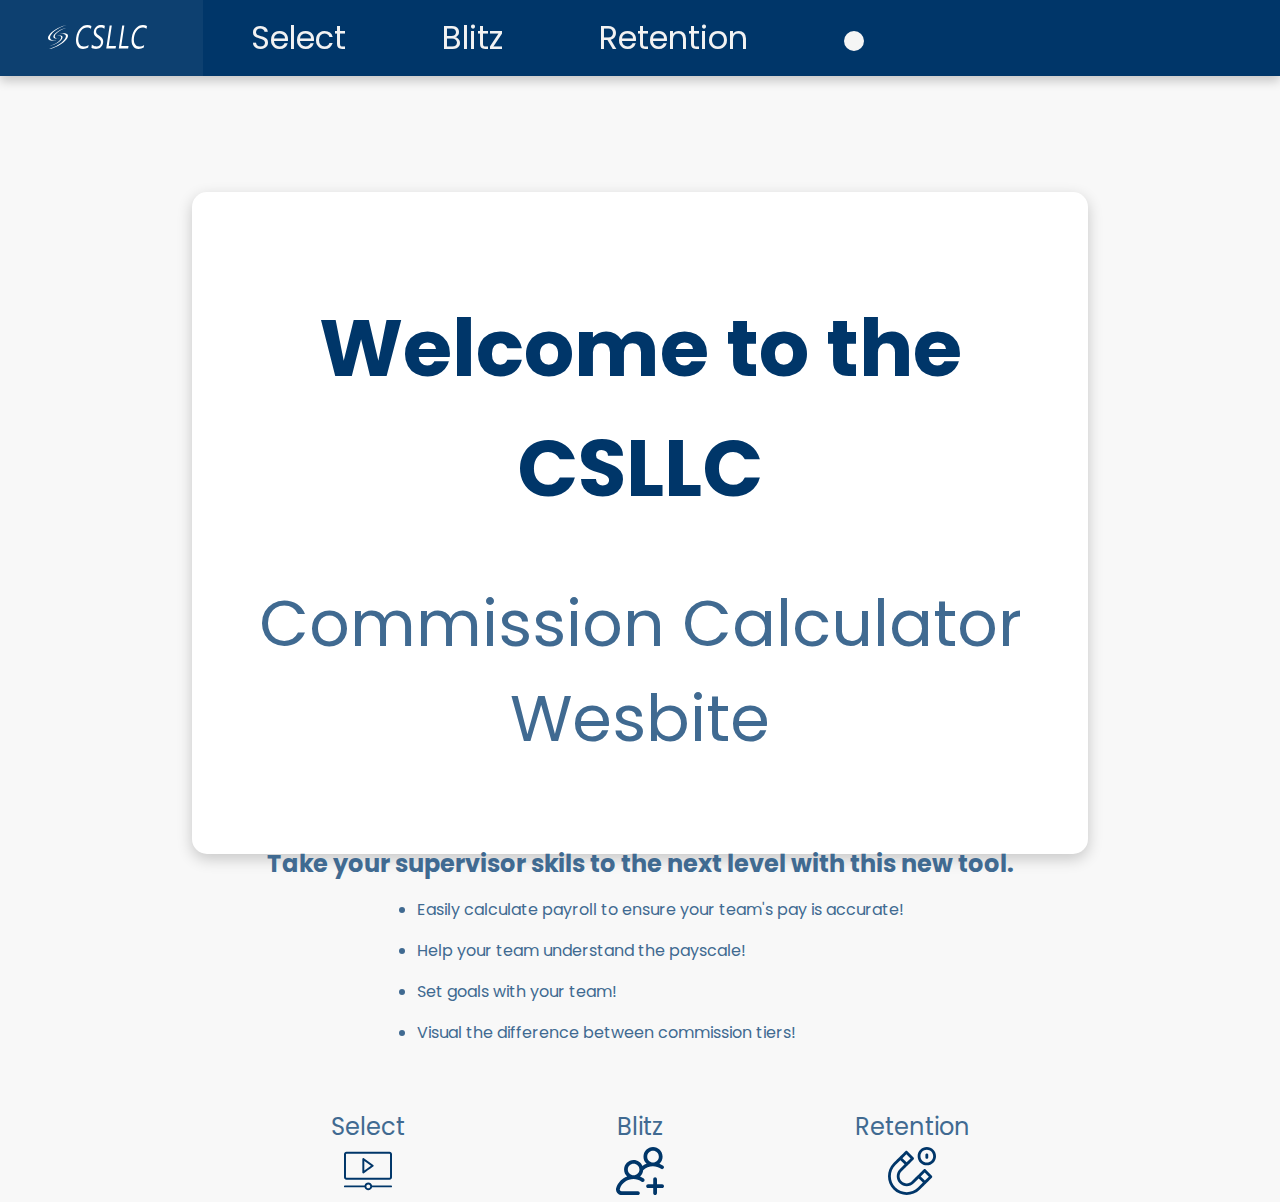
<file: index.html>
<!DOCTYPE html>
<html lang="en">
<head>
    <meta charset="UTF-8">
    <meta name="viewport" content="width=device-width, initial-scale=1.0">
    <link rel="preconnect" href="https://fonts.gstatic.com">
    <link href="https://fonts.googleapis.com/css2?family=Poppins&display=swap" rel="stylesheet">
    <link rel="stylesheet" href="https://cdnjs.cloudflare.com/ajax/libs/font-awesome/4.7.0/css/font-awesome.min.css">
    <link href="./style.css" rel="stylesheet" />
    <title>Paycheck Calculator</title>
</head>
<body>
    <header class="header">
        <nav class="topnav" id="myTopnav">
            <a href="index.html"><img src="img/CSLLC_Logo_Mobile.svg" alt="CSLLC"><img src="img/CSLLC_LogoText.svg" class="logo" alt="CSLLC"></img></a>
            <a href="./html/select.html">Select</a>
            <a href="./html/blitz.html">Blitz</a>
            <a href="./html/retention.html">Retention</a>
            <a href="javascript:void(0);" class="icon" onclick="campaignSelector()">
                <i class="fa fa-bars"></i>
            </a>
            <a class="theme-btn"><button class="theme themeButton" id="theme-toggle" type="submit"></button></a>
        </nav>
    </header>
    <section>
        <div class="container fill">
            <div class="card fill">
                <div class="container landing-page">
                    <h1>Welcome to the CSLLC</h1>  
                    <h2>Commission Calculator Wesbite</h2>
                    <p>
                        <h3>Take your supervisor skils to the next level with this new tool.</h3>
                        <ul>
                            <li>Easily calculate payroll to ensure your team's pay is accurate!</li>
                            <li>Help your team understand the payscale!</li>
                            <li>Set goals with your team!</li>
                            <li>Visual the difference between commission tiers!</li>
                        </ul>
                    </p>
                    <div class="container icons">
                        <div class="select icon">
                            <h3>Select</h3>
                            <a href="./html/select.html">
                                <svg version="1.1" id="stream" xmlns="http://www.w3.org/2000/svg" xmlns:xlink="http://www.w3.org/1999/xlink" x="0px" y="0px"
                                     viewBox="0 0 490 490" style="enable-background:new 0 0 490 490;" xml:space="preserve"><path d="M464.979,334.57H25.024C11.226,334.57,0,323.349,0,309.553V72.987c0-13.795,11.226-25.018,25.024-25.018h439.955
                                            c13.793,0,25.021,11.223,25.021,25.018v236.566C490,323.349,478.772,334.57,464.979,334.57z M25.024,68.178
                                            c-2.654,0-4.817,2.157-4.817,4.809v236.566c0,2.652,2.163,4.81,4.817,4.81h439.955c2.653,0,4.813-2.158,4.813-4.81V72.987
                                            c0-2.652-2.159-4.809-4.813-4.809H25.024z"/><path d="M192.69,268.058c-3.318-1.815-5.476-5.198-5.476-8.978V123.461c0-3.782,2.114-7.245,5.476-8.98
                                            c3.36-1.734,7.404-1.445,10.486,0.747l95.358,67.809c2.668,1.896,4.248,4.964,4.248,8.234c0,3.271-1.58,6.339-4.248,8.235
                                            c0,0-71.522,50.854-95.358,67.807C201.434,268.552,197.679,270.789,192.69,268.058z M207.425,143.045v96.451l67.817-48.225
                                            L207.425,143.045z"/><path d="M479.897,391.927H286.767c-4.485-17.18-20.137-29.894-38.702-29.894c-18.563,0-34.211,12.714-38.697,29.894H10.104
                                        C4.525,391.927,0,396.452,0,402.031c0,5.581,4.525,10.104,10.104,10.104h199.265c4.486,17.18,20.135,29.896,38.697,29.896
                                        c18.565,0,34.217-12.717,38.702-29.896h193.129c5.575,0,10.103-4.522,10.103-10.104C490,396.452,485.472,391.927,479.897,391.927z
                                         M248.065,421.821c-10.908,0-19.788-8.878-19.788-19.791c0-10.911,8.88-19.788,19.788-19.788c10.913,0,19.791,8.877,19.791,19.788
                                        C267.856,412.944,258.978,421.821,248.065,421.821z"/>
                                </svg>
                            </a>
                        </div>
                        <div class="blitz icon">
                            <h3>Blitz</h3>
                            <a href="./html/blitz.html"><svg id="new-customer" height="511pt" viewBox="0 0 511.99981 511" width="511pt" xmlns="http://www.w3.org/2000/svg"><path d="m296.464844 336.097656c-12.519532-8.734375-25.898438-15.851562-39.890625-21.289062 18.613281-16.917969 30.960937-40.617188 33.109375-67.148438 28.226562-27.503906 65.226562-42.582031 104.890625-42.582031 30.964843 0 60.695312 9.324219 85.984375 26.960937 9.0625 6.320313 21.523437 4.101563 27.84375-4.960937 6.316406-9.058594 4.097656-21.523437-4.960938-27.839844-12.519531-8.734375-25.902344-15.847656-39.894531-21.289062 20.539063-18.667969 33.453125-45.585938 33.453125-75.460938 0-56.238281-45.75-101.988281-101.988281-101.988281-56.234375 0-101.984375 45.75-101.984375 101.988281 0 29.753907 12.808594 56.574219 33.207031 75.234375-2.792969 1.074219-5.570313 2.210938-8.320313 3.421875-12.515624 5.507813-24.28125 12.28125-35.222656 20.234375-15.089844-37.488281-51.828125-64.019531-94.652344-64.019531-56.234374 0-101.988281 45.75-101.988281 101.984375 0 29.671875 12.738281 56.417969 33.027344 75.070312-54.246094 20.324219-98.230469 63.976563-116.136719 119.648438-5.9375 18.460938-2.792968 38.039062 8.628906 53.714844 11.421876 15.671875 29.09375 24.660156 48.484376 24.660156h173.980468c11.042969 0 19.996094-8.953125 19.996094-20 0-11.042969-8.953125-19.996094-19.996094-19.996094h-173.980468c-6.464844 0-12.355469-2.996094-16.164063-8.222656s-4.855469-11.753906-2.878906-17.910156c19.765625-61.453125 80.046875-104.371094 146.589843-104.371094 30.960938 0 60.695313 9.324219 85.984376 26.960938 9.058593 6.320312 21.523437 4.097656 27.84375-4.960938 6.316406-9.058594 4.097656-21.523438-4.964844-27.839844zm98.546875-295.601562c34.183593 0 61.992187 27.808594 61.992187 61.992187 0 34.179688-27.808594 61.992188-61.992187 61.992188-34.179688 0-61.992188-27.8125-61.992188-61.992188 0-34.183593 27.8125-61.992187 61.992188-61.992187zm-206.972657 136.855468c34.183594 0 61.992188 27.8125 61.992188 61.992188 0 34.183594-27.808594 61.992188-61.992188 61.992188-34.183593 0-61.992187-27.808594-61.992187-61.992188 0-34.179688 27.808594-61.992188 61.992187-61.992188zm323.960938 240.097657c0 11.042969-8.953125 19.996093-20 19.996093h-54.992188v54.992188c0 11.046875-8.953124 20-19.996093 20-11.046875 0-20-8.953125-20-20v-54.992188h-54.992188c-11.042969 0-19.996093-8.953124-19.996093-19.996093 0-11.046875 8.953124-20 19.996093-20h54.992188v-54.992188c0-11.042969 8.953125-19.996093 20-19.996093 11.042969 0 19.996093 8.953124 19.996093 19.996093v54.992188h54.992188c11.046875 0 20 8.953125 20 20zm0 0"/></svg></a>
                        </div>
                        <div class="retention icon">
                            <h3>Retention</h3>
                            <a href="./html/retention.html"><svg id="magnet" enable-background="new 0 0 510.046 510.046" height="512" viewBox="0 0 510.046 510.046" width="512" xmlns="http://www.w3.org/2000/svg"><path d="m400.394 239.041c-5.855-5.846-15.339-5.845-21.194 0-82.603 82.464-44.05 43.993-126.144 125.875-29.704 29.653-78.034 29.652-107.736 0-29.75-29.7-29.758-77.766-.004-107.47 77.207-77.021 48.415-48.291 126.146-125.877 5.866-5.855 5.871-15.373.001-21.232l-65.439-65.333c-5.895-5.887-15.416-5.77-21.195 0-82.353 82.214-43.734 43.678-126.574 126.305-77.668 77.537-77.677 203.046.001 280.59 77.483 77.339 203.546 77.339 281.014.003 77.535-77.349 48.721-48.594 126.565-126.309 5.872-5.863 5.863-15.38-.001-21.232zm33.611 75.938-42.276 42.206-44.175-44.159 42.245-42.173zm-194.371-194.027-42.144 42.064-44.176-44.16 42.111-42.04zm78.444 309.715c-65.786 65.674-172.834 65.672-238.628 0-65.912-65.8-65.931-172.308-.005-238.123l52.634-52.499 44.176 44.16-52.131 52.005c-41.502 41.432-41.506 108.499 0 149.936 41.391 41.321 108.738 41.318 150.122.004l52.072-51.937 44.177 44.16z"/><path d="m412.546.142c-53.888 0-97.5 43.607-97.5 97.5 0 53.887 43.607 97.5 97.5 97.5 53.888 0 97.5-43.607 97.5-97.5 0-53.887-43.606-97.5-97.5-97.5zm0 165c-37.306 0-67.5-30.189-67.5-67.5 0-37.306 30.189-67.5 67.5-67.5 37.306 0 67.5 30.189 67.5 67.5 0 37.306-30.189 67.5-67.5 67.5z"/><path d="m412.546 69.248c-8.284 0-15 6.716-15 15v26.788c0 8.284 6.716 15 15 15s15-6.716 15-15v-26.788c0-8.284-6.716-15-15-15z"/></svg></a>
                        </div>
                    </div>
                </div>
            </div>
        </div>
    </section>
    <script src="./app.js"></script>
</body>
</html>
</file>
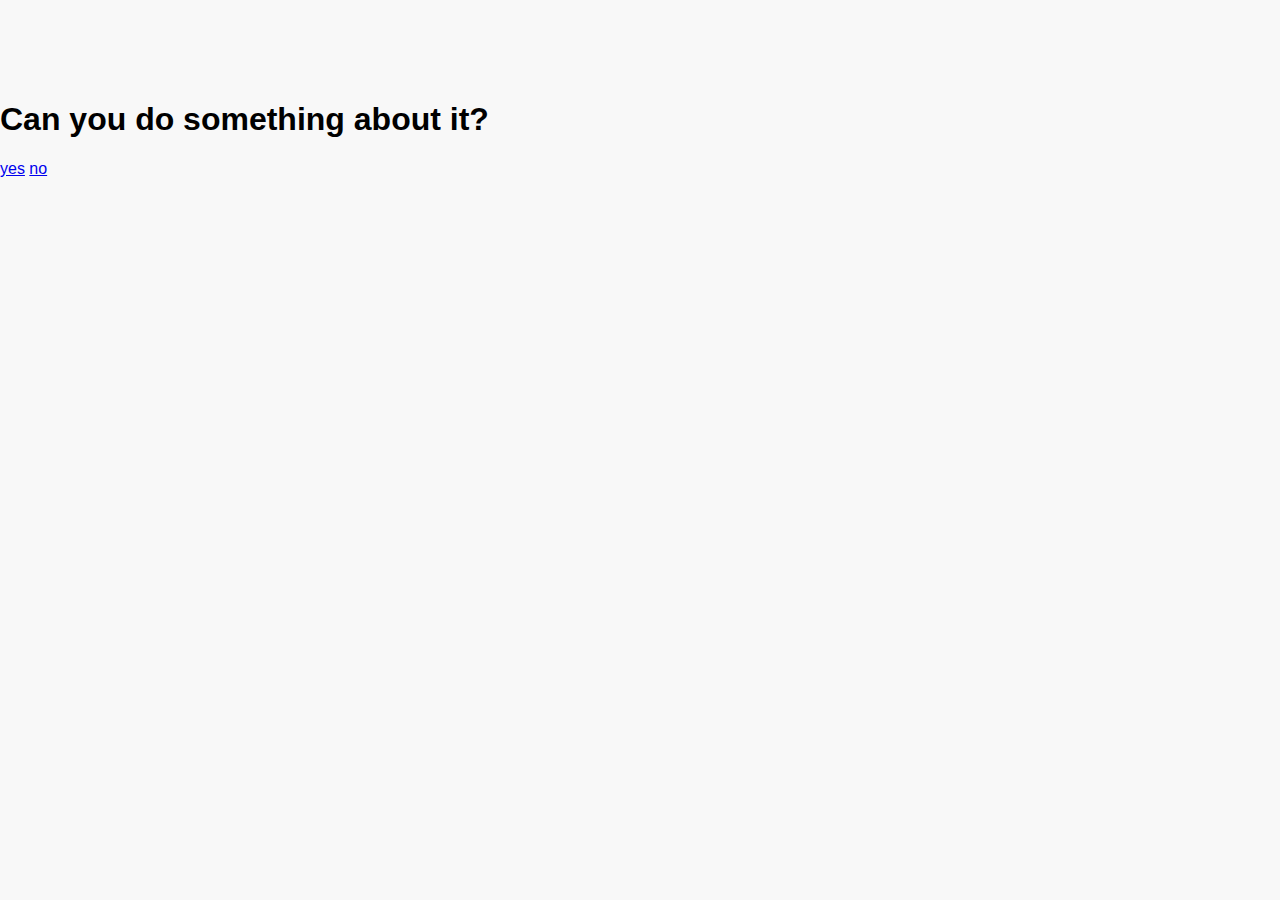
<file: can-you-do-something.html>
<!DOCTYPE html>
<html lang='en'>
<head>
    <meta charset='UTF-8'>
    <meta name='viewport' content='width=device-width, initial-scale=1.0'>
    <link rel='icon' href='Favicon.png'>
    <link rel='stylesheet' href='./style.css' />
    <title>Think About It</title>
</head>
<body>
    <main>
        <section class='follow-up-question'>
                    <h1 class='text'>Can you do something about it?</h1>     
                    <div class='button'>
                        <a href='then-why-worry.html' class='text'>yes</a>
                        <a href='then-why-worry.html' class='text'>no</a>
                    </div>                
        </section>
    </main>
        <!-- GSAP JS bundle -->
        <script src='https://cdnjs.cloudflare.com/ajax/libs/gsap/3.5.1/gsap.min.js' 
                integrity='sha512-IQLehpLoVS4fNzl7IfH8Iowfm5+RiMGtHykgZJl9AWMgqx0AmJ6cRWcB+GaGVtIsnC4voMfm8f2vwtY+6oPjpQ==' 
                crossorigin='anonymous'></script>
        <script src='./app.js'></script>
</body>
</html>
</file>
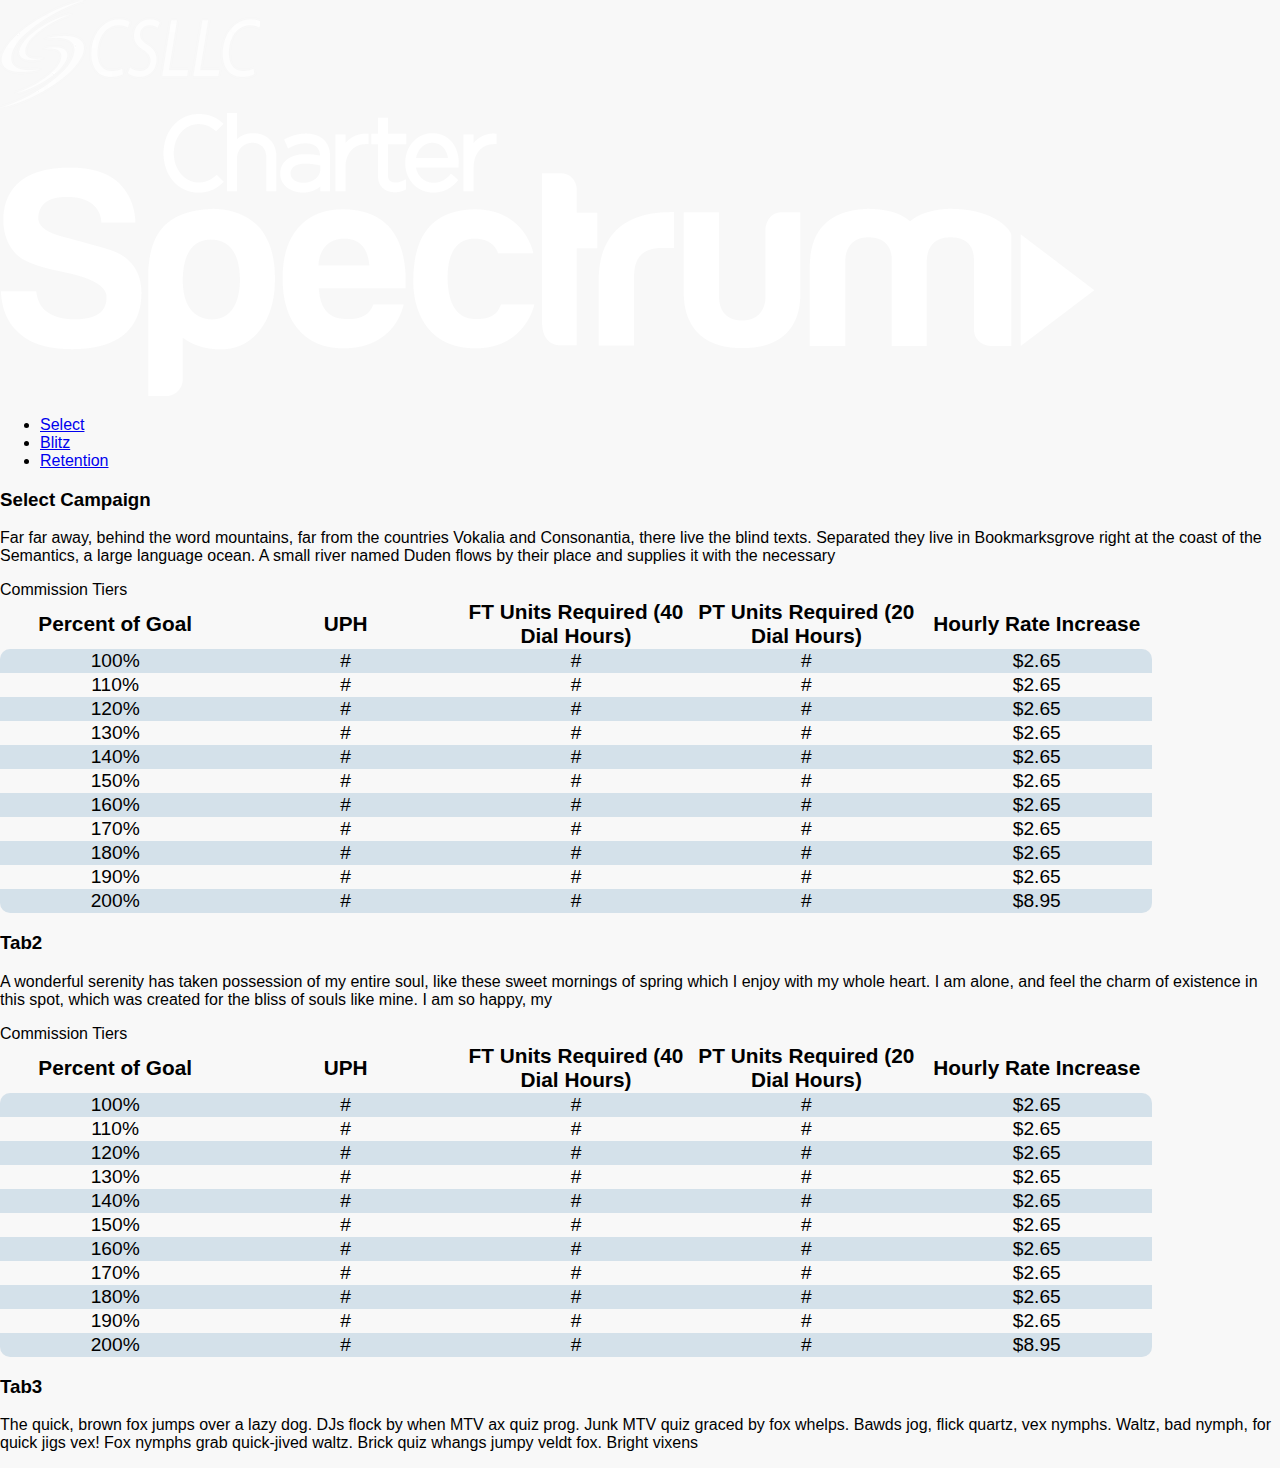
<file: test.html>
<!DOCTYPE html>
<html lang="en">
<head>
    <meta charset="UTF-8">
    <meta name="viewport" content="width=device-width, initial-scale=1.0">
    <link rel="preconnect" href="https://fonts.gstatic.com">
    <link rel="preconnect" href="https://fonts.gstatic.com">
    <link rel="stylesheet" href="https://fonts.googleapis.com/css2?family=Heebo&display=swap">
    <link href="./style.css" rel="stylesheet" />
    <title>Paycheck Calculator</title>
</head>
<body>
    <header>
        <nav>
            <a href="#"><img id="logo" src="./csllc_logo.png"></a>
            <a href="#"><img id="logo2" src="./spectrum_logo.png"></a>
        </nav>
    </header>
    <main>
        <div class="tabs">
            <ul class="tabs-list">
                <li><a class="active" href="#select">Select</a></li>
                <li><a href="#blitz">Blitz</a></li>
                <li><a href="#retention">Retention</a></li>
            </ul>
            <div id="tab1" class="tab active">
                <h3>Select Campaign</h3>
                <p>
                     Far far away, behind the word mountains, far from the countries Vokalia and Consonantia, there live the blind texts. Separated they live in Bookmarksgrove right at the coast of the Semantics, a large language ocean. A small river named Duden flows by their place and supplies it with the necessary
                </p>
                <table class="select-table">
                    <thead>Commission Tiers</thead>
                    <tr><th>Percent of Goal</th><th>UPH</th><th>FT Units Required (40 Dial Hours)</th><th>PT Units Required (20 Dial Hours)</th><th>Hourly Rate Increase</th></tr>
                    <tr><td>100%</td><td id="100">#</td><td id="100ft">#</td><td id="100pt">#</td><td>$2.65</td></tr>
                    <tr><td>110%</td><td id="110">#</td><td id="110ft">#</td><td id="110pt">#</td><td>$2.65</td></tr>
                    <tr><td>120%</td><td id="120">#</td><td id="120ft">#</td><td id="120pt">#</td><td>$2.65</td></tr>
                    <tr><td>130%</td><td id="130">#</td><td id="130ft">#</td><td id="130pt">#</td><td>$2.65</td></tr>
                    <tr><td>140%</td><td id="140">#</td><td id="140ft">#</td><td id="140pt">#</td><td>$2.65</td></tr>
                    <tr><td>150%</td><td id="150">#</td><td id="150ft">#</td><td id="150pt">#</td><td>$2.65</td></tr>
                    <tr><td>160%</td><td id="160">#</td><td id="160ft">#</td><td id="160pt">#</td><td>$2.65</td></tr>
                    <tr><td>170%</td><td id="170">#</td><td id="170ft">#</td><td id="170pt">#</td><td>$2.65</td></tr>
                    <tr><td>180%</td><td id="180">#</td><td id="180ft">#</td><td id="180pt">#</td><td>$2.65</td></tr>
                    <tr><td>190%</td><td id="190">#</td><td id="190ft">#</td><td id="190pt">#</td><td>$2.65</td></tr>
                    <tr><td>200%</td><td id="200">#</td><td id="200ft">#</td><td id="200pt">#</td><td>$8.95</td></tr>
                </table>   
                <div class="select-calculator">
                </div>
            </div> 
            <div id="tab2" class="tab">
                <h3>Tab2</h3>
                <p>
                    A wonderful serenity has taken possession of my entire soul, like these sweet mornings of spring which I enjoy with my whole heart. I am alone, and feel the charm of existence in this spot, which was created for the bliss of souls like mine. I am so happy, my
                </p>
                <table class="blitz-table">
                    <thead>Commission Tiers</thead>
                    <tr><th>Percent of Goal</th><th>UPH</th><th>FT Units Required (40 Dial Hours)</th><th>PT Units Required (20 Dial Hours)</th><th>Hourly Rate Increase</th></tr>
                    <tr><td>100%</td><td id="100">#</td><td id="100ft">#</td><td id="100pt">#</td><td>$2.65</td></tr>
                    <tr><td>110%</td><td id="110">#</td><td id="110ft">#</td><td id="110pt">#</td><td>$2.65</td></tr>
                    <tr><td>120%</td><td id="120">#</td><td id="120ft">#</td><td id="120pt">#</td><td>$2.65</td></tr>
                    <tr><td>130%</td><td id="130">#</td><td id="130ft">#</td><td id="130pt">#</td><td>$2.65</td></tr>
                    <tr><td>140%</td><td id="140">#</td><td id="140ft">#</td><td id="140pt">#</td><td>$2.65</td></tr>
                    <tr><td>150%</td><td id="150">#</td><td id="150ft">#</td><td id="150pt">#</td><td>$2.65</td></tr>
                    <tr><td>160%</td><td id="160">#</td><td id="160ft">#</td><td id="160pt">#</td><td>$2.65</td></tr>
                    <tr><td>170%</td><td id="170">#</td><td id="170ft">#</td><td id="170pt">#</td><td>$2.65</td></tr>
                    <tr><td>180%</td><td id="180">#</td><td id="180ft">#</td><td id="180pt">#</td><td>$2.65</td></tr>
                    <tr><td>190%</td><td id="190">#</td><td id="190ft">#</td><td id="190pt">#</td><td>$2.65</td></tr>
                    <tr><td>200%</td><td id="200">#</td><td id="200ft">#</td><td id="200pt">#</td><td>$8.95</td></tr>
                </table>
                <div class="blitz-calculator">
                
                </div>
            </div>
            <div id="tab3" class="tab">
                <h3>Tab3</h3>
                <p>
                    The quick, brown fox jumps over a lazy dog. DJs flock by when MTV ax quiz prog. Junk MTV quiz graced by fox whelps. Bawds jog, flick quartz, vex nymphs. Waltz, bad nymph, for quick jigs vex! Fox nymphs grab quick-jived waltz. Brick quiz whangs jumpy veldt fox. Bright vixens
                </p>
                <div class="retention-table">
                
                </div>
                <div class="retention-calculator">

                </div>
            </div>
        </div>
    </main>
    <script src="app.js"></script>
</body>
</html>
</file>
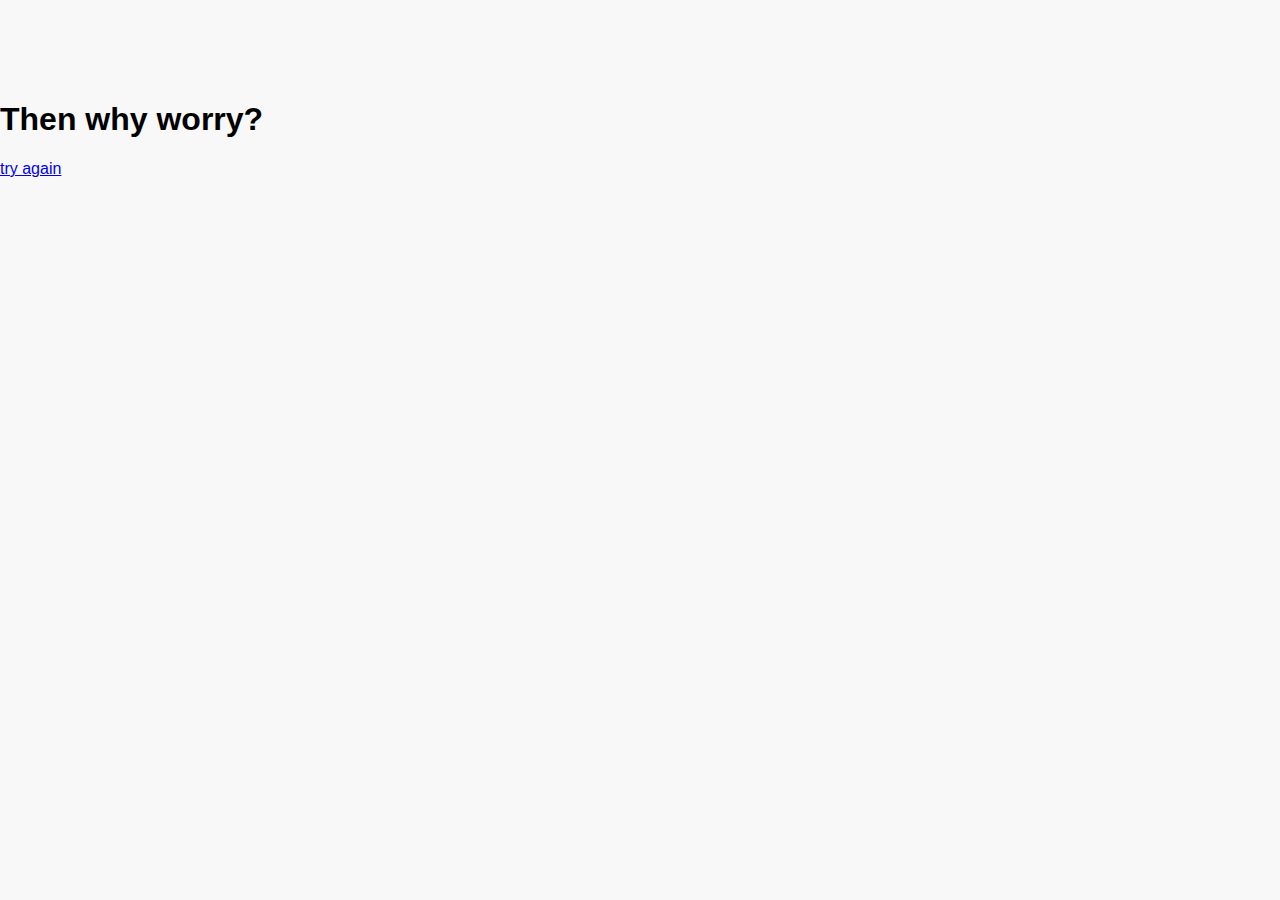
<file: then-why-worry.html>
<!DOCTYPE html>
<html lang='en'>
<head>
    <meta charset='UTF-8'>
    <meta name='viewport' content='width=device-width, initial-scale=1.0'>
    <link rel='icon' href='Favicon.png'>
    <link rel='stylesheet' href='./style.css' />
    <title>Think About It</title>
</head>
<body>
    <main>
        <section class='real-question'>
            <h1 class='text'>Then why worry?</h1>
            <div class='button'>                    
                <a href='index.html' class='text'>try again</a>
            </div> 
        </section>
    </main>
        <!-- GSAP JS bundle -->
        <script src='https://cdnjs.cloudflare.com/ajax/libs/gsap/3.5.1/gsap.min.js' 
                integrity='sha512-IQLehpLoVS4fNzl7IfH8Iowfm5+RiMGtHykgZJl9AWMgqx0AmJ6cRWcB+GaGVtIsnC4voMfm8f2vwtY+6oPjpQ==' 
                crossorigin='anonymous'></script>
        <script src='./app.js'></script>
</body>
</html>
</file>
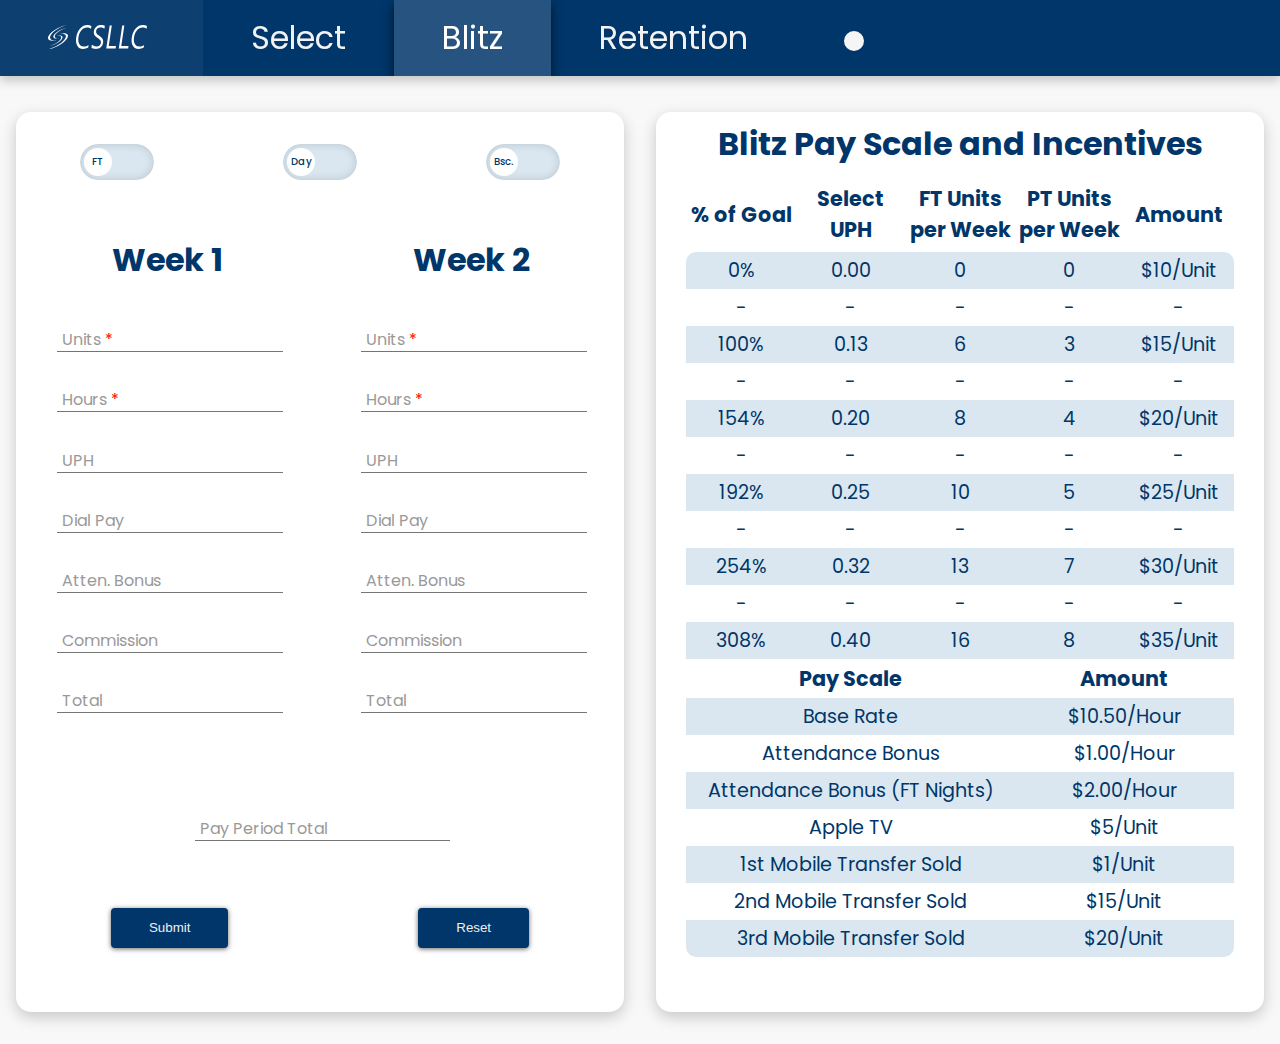
<file: html/blitz.html>
<!DOCTYPE html>
<html lang="en">
<head>
    <meta charset="UTF-8">
    <meta name="viewport" content="width=device-width, initial-scale=1.0">
    <link rel="preconnect" href="https://fonts.gstatic.com">
    <link href="https://fonts.googleapis.com/css2?family=Poppins&display=swap" rel="stylesheet">
    <link rel="stylesheet" href="https://cdnjs.cloudflare.com/ajax/libs/font-awesome/4.7.0/css/font-awesome.min.css">
    <link href="../style.css" rel="stylesheet" />
    <title>Paycheck Calculator</title>
</head>
<body>
    <header class="header">
        <nav class="topnav" id="myTopnav">
            <a href="../index.html"><img src="../img/CSLLC_Logo_Mobile.svg" alt="CSLLC"><img src="../img/CSLLC_LogoText.svg" class="logo" alt="CSLLC"></img></a>
            <a href="./select.html">Select</a>
            <a href="./blitz.html" class="active">Blitz</a>
            <a href="./retention.html">Retention</a>
            <a href="javascript:void(0);" class="icon" onclick="campaignSelector()">
                <i class="fa fa-bars"></i>
            </a>
            <a class="theme-btn"><button class="theme themeButton" id="theme-toggle" type="submit"></button></a>
        </nav>
    </header>
    <section>
        <div class="container">
            <div class="card">
                <div class="row">
                    <div class="button r switch scheduleSelector">
                        <input type="checkbox" id="scheduleSelector" class="checkbox">
                        <span class="knobs"></span>
                        <span class="layer"></span>
                    </div>
                    <div class="button r switch 2 shiftSelector">
                        <input type="checkbox" id="shiftSelector" class="checkbox">
                        <span class="knobs"></span>
                        <span class="layer"></span>
                    </div>
                    <div class="button r switch 2 advancedOptions">
                        <input type="checkbox" id="advancedOptions" class="checkbox">
                        <span class="knobs"></span>
                        <span class="layer"></span>
                    </div>
                </div>
                <form class="commission-calc">
                    <div class="container week">
                        <div class="og-rate"></div>
                        <div class="weekcol" id="week1">
                            <h2>Week 1</h2>
                            <div class="form-input">
                                <input type="number" id="units1" autocomplete="off" placeholder=" " required> 
                                <span class="highlight"></span><span class="bar"></span>  
                                <label>Units<span> *</span></label>
                            </div>
                            <div class="form-input hide display-none">
                                <input type="number" id="apple1" autocomplete="off" placeholder=" " required>
                                <span class="highlight"></span><span class="bar"></span>
                                <label>Apple TV<span> *</span></label>
                            </div>
                            <div class="form-input">
                                <input type="number" step='0.01' id="hours1" autocomplete="off" placeholder=" " required>
                                <span class="highlight"></span><span class="bar"></span>
                                <label>Hours<span> *</span></label> 
                            </div>
                            <div class="form-input">
                                <input type="text" id="uph1" autocomplete="off" placeholder=" " readonly>
                                <span class="highlight"></span><span class="bar"></span>           
                                <label>UPH</label>
                            </div>
                            <div class="form-input hide display-none">
                                <input type="text" id="hourlyRate1"  autocomplete="off" placeholder=" " readonly>
                                <span class="highlight"></span><span class="bar"></span>
                                <label>Hourly Rate</label>
                            </div>
                            <div class="form-input">
                                <input type="text" id="dialPay1" autocomplete="off" placeholder=" " readonly>
                                <span class="highlight"></span><span class="bar"></span>
                                <label>Dial Pay</label>
                            </div>
                            <div class="form-input">
                                <input type="text" id="attendanceBonus1" autocomplete="off" placeholder=" " readonly>
                                <span class="highlight"></span><span class="bar"></span>
                                <label>Atten. Bonus</label>
                            </div>
                            <div class="form-input">
                                <input type="text" id="commission1" autocomplete="off" placeholder=" " readonly>
                                <span class="highlight"></span><span class="bar"></span>
                                <label>Commission</label>
                            </div>
                            <div class="form-input">
                                <input type="text" id="total1" autocomplete="off" placeholder=" " readonly>
                                <span class="highlight"></span><span class="bar"></span>
                                <label>Total</label>
                            </div>
                        </div>    
                        <div class="weekcol" id="week2">
                            <h2>Week 2</h2>
                            <div class="form-input">
                                <input type="number" id="units2" autocomplete="off" placeholder=" " required> 
                                <span class="highlight"></span><span class="bar"></span>  
                                <label>Units<span> *</span></label>
                            </div>
                            <div class="form-input hide display-none">
                                <input type="number" id="apple2" autocomplete="off" placeholder=" " required>
                                <span class="highlight"></span><span class="bar"></span>
                                <label>Apple TV<span> *</span></label>
                            </div>
                            <div class="form-input">
                                <input type="number" step='0.01' id="hours2" autocomplete="off" placeholder=" " required>
                                <span class="highlight"></span><span class="bar"></span>
                                <label>Hours<span> *</span></label> 
                            </div>
                            <div class="form-input">
                                <input type="text" id="uph2" autocomplete="off" placeholder=" " readonly>
                                <span class="highlight"></span><span class="bar"></span>           
                                <label>UPH</label>
                            </div>
                            <div class="form-input hide display-none">
                                <input type="text" id="hourlyRate2"  autocomplete="off" placeholder=" " readonly>
                                <span class="highlight"></span><span class="bar"></span>
                                <label>Hourly Rate</label>
                            </div>
                            <div class="form-input">
                                <input type="text" id="dialPay2" autocomplete="off" placeholder=" " readonly>
                                <span class="highlight"></span><span class="bar"></span>
                                <label>Dial Pay</label>
                            </div>
                            <div class="form-input">
                                <input type="text" id="attendanceBonus2" autocomplete="off" placeholder=" " readonly>
                                <span class="highlight"></span><span class="bar"></span>
                                <label>Atten. Bonus</label>
                            </div>
                            <div class="form-input">
                                <input type="text" id="commission2" autocomplete="off" placeholder=" " readonly>
                                <span class="highlight"></span><span class="bar"></span>
                                <label>Commission</label>
                            </div>
                            <div class="form-input">
                                <input type="text" id="total2" autocomplete="off" placeholder=" " readonly>
                                <span class="highlight"></span><span class="bar"></span>
                                <label>Total</label>
                            </div>
                        </div>
                        <div class="row payperiod">    
                            <div class="form-input">
                                <input type="text" id="payPeriodTotal" autocomplete="off" placeholder=" " readonly>
                                <span class="highlight"></span><span class="bar"></span>
                                <label>Pay Period Total</label>
                            </div>
                        </div>
                        <div class="row buttonpadding">
                            <button class="calc-button submit" type="button" onclick="calculate()">
                            <span>Submit</span></button>
                            <button class="calc-button reset" type="reset">
                            <span>Reset</span></button>
                        </div>
                    </div> 
                </form>
            </div>
            <div class="card">
                <div class="container table">
                    <h2>Blitz Pay Scale and Incentives</h2>
                    <table id="tableBlitz">
                        <tr><th>% of Goal</th><th>Select UPH</th><th>FT Units per Week</th><th>PT Units per Week</th><th>Amount</th></tr>
                        <tr><td>0%</td><td>0.00</td><td>0</td><td>0</td><td>$10/Unit</td></tr>
                        <tr><td> - </td><td> - </td><td> - </td><td> - </td><td> - </td></tr>
                        <tr><td>100%</td><td>0.13</td><td>6</td><td>3</td><td>$15/Unit</td></tr>
                        <tr><td> - </td><td> - </td><td> - </td><td> - </td><td> - </td></tr>
                        <tr><td>154%</td><td>0.20</td><td>8</td><td>4</td><td>$20/Unit</td></tr>
                        <tr><td> - </td><td> - </td><td> - </td><td> - </td><td> - </td></tr>
                        <tr><td>192%</td><td>0.25</td><td>10</td><td>5</td><td>$25/Unit</td></tr>
                        <tr><td> - </td><td> - </td><td> - </td><td> - </td><td> - </td></tr>
                        <tr><td>254%</td><td>0.32</td><td>13</td><td>7</td><td>$30/Unit</td></tr>
                        <tr><td> - </td><td> - </td><td> - </td><td> - </td><td> - </td></tr>
                        <tr><td>308%</td><td>0.40</td><td>16</td><td>8</td><td>$35/Unit</td></tr>
                        <tr><th colspan="3">Pay Scale</th><th colspan="2">Amount</th></tr>
                        <tr><td colspan="3">Base Rate</td><td colspan="2">$10.50/Hour</td></tr>              
                        <tr><td colspan="3">Attendance Bonus</td><td colspan="2">$1.00/Hour</td></tr>
                        <tr><td colspan="3">Attendance Bonus (FT Nights)</td><td colspan="2">$2.00/Hour</td></tr>
                        <tr><td colspan="3">Apple TV</td><td colspan="2">$5/Unit</td></tr>
                        <tr><td colspan="3">1st Mobile Transfer Sold</td><td colspan="2">$1/Unit</td></tr>
                        <tr><td colspan="3">2nd Mobile Transfer Sold</td><td colspan="2">$15/Unit</td></tr>
                        <tr><td colspan="3">3rd Mobile Transfer Sold</td><td colspan="2">$20/Unit</td></tr>
                    </table>
                </div>
            </div>
        </div>   
    </section>
    <script src="../app.js"></script>
    <script src="../js/blitz.js"></script>
</body>
</html>
</file>
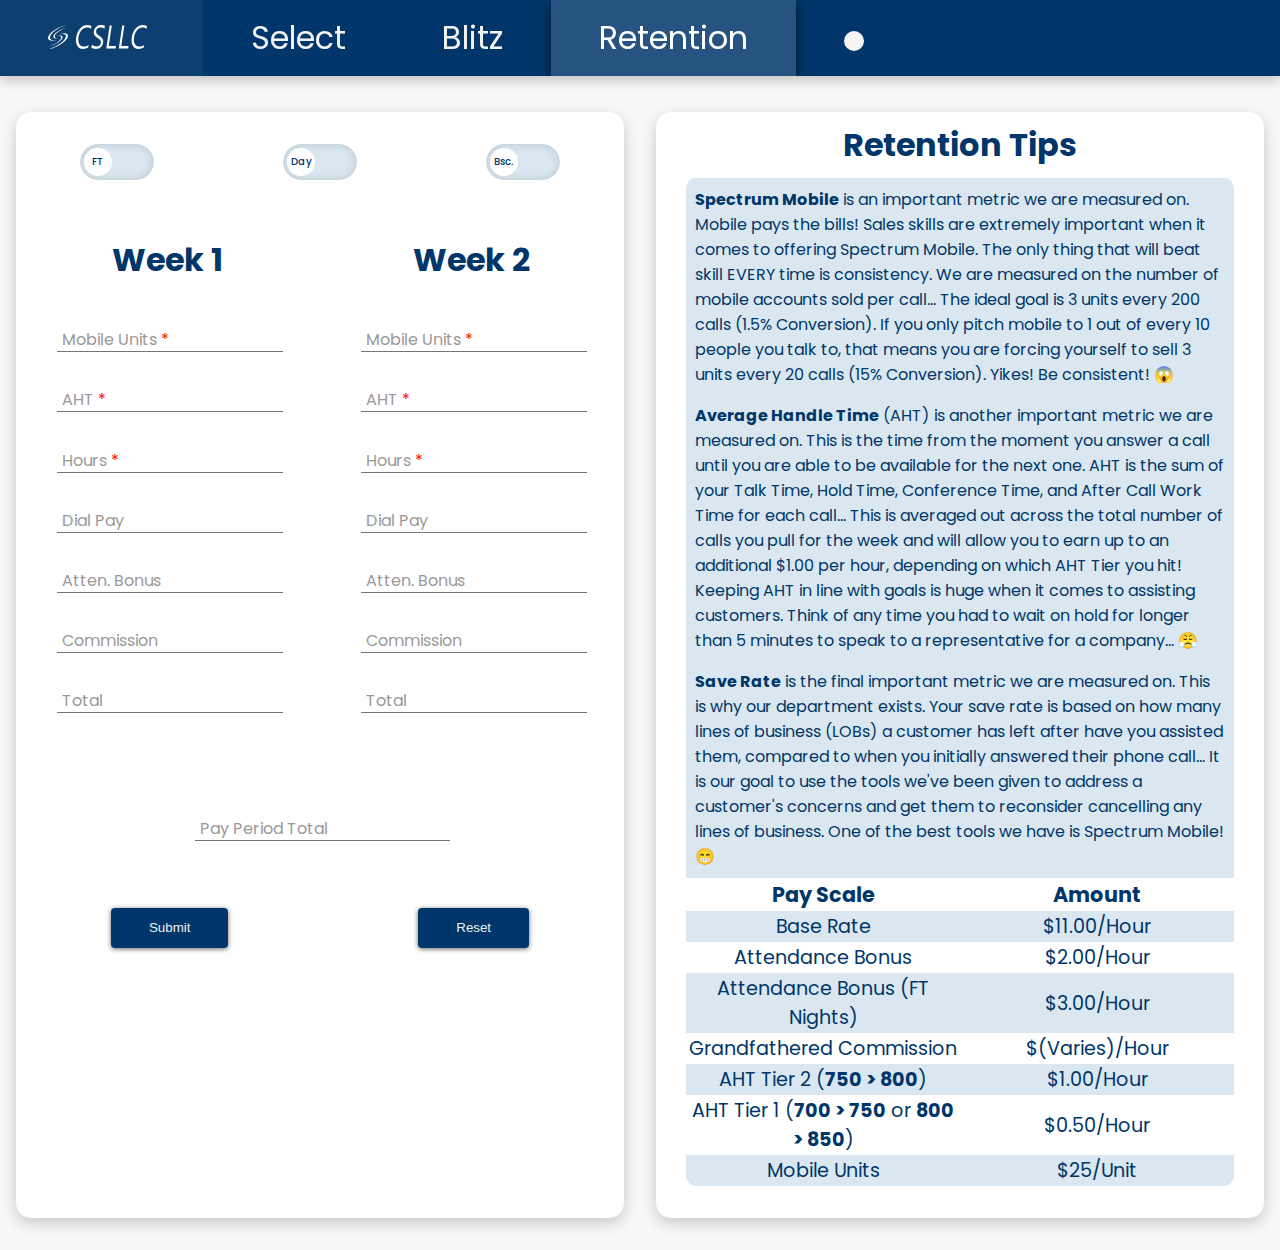
<file: html/retention.html>
<!DOCTYPE html>
<html lang="en">
<head>
    <meta charset="UTF-8">
    <meta name="viewport" content="width=device-width, initial-scale=1.0">
    <link rel="preconnect" href="https://fonts.gstatic.com">
    <link href="https://fonts.googleapis.com/css2?family=Poppins&display=swap" rel="stylesheet">
    <link rel="stylesheet" href="https://cdnjs.cloudflare.com/ajax/libs/font-awesome/4.7.0/css/font-awesome.min.css">
    <link href="../style.css" rel="stylesheet" />
    <title>Paycheck Calculator</title>
</head>
<body>
    <header class="header">
        <nav class="topnav" id="myTopnav">
            <a href="../index.html"><img src="../img/CSLLC_Logo_Mobile.svg" alt="CSLLC"><img src="../img/CSLLC_LogoText.svg" class="logo" alt="CSLLC"></img></a>
            <a href="./select.html">Select</a>
            <a href="./blitz.html">Blitz</a>
            <a href="./retention.html" class="active">Retention</a>
            <a href="javascript:void(0);" class="icon" onclick="campaignSelector()">
                <i class="fa fa-bars"></i>
            </a>
            <a class="theme-btn"><button class="theme themeButton" id="theme-toggle" type="submit"></button></a>
        </nav>
    </header>
    <section>
        <div class="container">
            <div class="card">
                <div class="row">
                    <div class="button r switch scheduleSelector">
                        <input type="checkbox" id="scheduleSelector" class="checkbox">
                        <span class="knobs"></span>
                        <span class="layer"></span>
                    </div>
                    <div class="button r switch 2 shiftSelector">
                        <input type="checkbox" id="shiftSelector" class="checkbox">
                        <span class="knobs"></span>
                        <span class="layer"></span>
                    </div>
                    <div class="button r switch 2 advancedOptions">
                        <input type="checkbox" id="advancedOptions" class="checkbox">
                        <span class="knobs"></span>
                        <span class="layer"></span>
                    </div>
                </div>
                <form class="commission-calc">
                    <div class="container week">
                        <div class="row og-rate">    
                            <div class="form-input hide display-none">
                                <input type="text" id="ogRate" autocomplete="off" placeholder=" " required>
                                <span class="highlight"></span><span class="bar"></span>
                                <label>OG Commission Rate<span> *</span></label>
                            </div>
                        </div>
                        <div class="weekcol" id="week1">
                            <h2>Week 1</h2>
                            <div class="form-input">
                                <input type="number" id="mobileUnits1" autocomplete="off" placeholder=" " required>
                                <span class="highlight"></span><span class="bar"></span>
                                <label>Mobile Units<span> *</span></label>
                            </div>
                            <div class="form-input">
                                <input type="number" id="aht1" autocomplete="off" placeholder=" " required>
                                <span class="highlight"></span><span class="bar"></span>
                                <label>AHT<span> *</span></label>
                            </div>
                            <div class="form-input">
                                <input type="number" step='0.01' id="hours1" autocomplete="off" placeholder=" " required>
                                <span class="highlight"></span><span class="bar"></span>
                                <label>Hours<span> *</span></label> 
                            </div>
                            <div class="form-input hide display-none">
                                <input type="text" id="hourlyRate1"  autocomplete="off" placeholder=" " readonly>
                                <span class="highlight"></span><span class="bar"></span>
                                <label>Hourly Rate</label>
                            </div>
                            <div class="form-input">
                                <input type="text" id="dialPay1" autocomplete="off" placeholder=" " readonly>
                                <span class="highlight"></span><span class="bar"></span>
                                <label>Dial Pay</label>
                            </div>
                            <div class="form-input">
                                <input type="text" id="attendanceBonus1" autocomplete="off" placeholder=" " readonly>
                                <span class="highlight"></span><span class="bar"></span>
                                <label>Atten. Bonus</label>
                            </div>
                            <div class="form-input">
                                <input type="text" id="commission1" autocomplete="off" placeholder=" " readonly>
                                <span class="highlight"></span><span class="bar"></span>
                                <label>Commission</label>
                            </div>
                            <div class="form-input">
                                <input type="text" id="total1" autocomplete="off" placeholder=" " readonly>
                                <span class="highlight"></span><span class="bar"></span>
                                <label>Total</label>
                            </div>
                        </div>    
                        <div class="weekcol" id="week2">
                            <h2>Week 2</h2>
                            <div class="form-input">
                                <input type="number" id="mobileUnits2" autocomplete="off" placeholder=" " required>
                                <span class="highlight"></span><span class="bar"></span>
                                <label>Mobile Units<span> *</span></label>
                            </div>
                            <div class="form-input">
                                <input type="number" id="aht2" autocomplete="off" placeholder=" " required>
                                <span class="highlight"></span><span class="bar"></span>
                                <label>AHT<span> *</span></label>
                            </div>
                            <div class="form-input">
                                <input type="number" step='0.01' id="hours2" autocomplete="off" placeholder=" " required>
                                <span class="highlight"></span><span class="bar"></span>
                                <label>Hours<span> *</span></label> 
                            </div>
                            <div class="form-input hide display-none">
                                <input type="text" id="hourlyRate2"  autocomplete="off" placeholder=" " readonly>
                                <span class="highlight"></span><span class="bar"></span>
                                <label>Hourly Rate</label>
                            </div>
                            <div class="form-input">
                                <input type="text" id="dialPay2" autocomplete="off" placeholder=" " readonly>
                                <span class="highlight"></span><span class="bar"></span>
                                <label>Dial Pay</label>
                            </div>
                            <div class="form-input">
                                <input type="text" id="attendanceBonus2" autocomplete="off" placeholder=" " readonly>
                                <span class="highlight"></span><span class="bar"></span>
                                <label>Atten. Bonus</label>
                            </div>
                            <div class="form-input">
                                <input type="text" id="commission2" autocomplete="off" placeholder=" " readonly>
                                <span class="highlight"></span><span class="bar"></span>
                                <label>Commission</label>
                            </div>
                            <div class="form-input">
                                <input type="text" id="total2" autocomplete="off" placeholder=" " readonly>
                                <span class="highlight"></span><span class="bar"></span>
                                <label>Total</label>
                            </div>
                        </div>
                        <div class="row payperiod">    
                            <div class="form-input">
                                <input type="text" id="payPeriodTotal" autocomplete="off" placeholder=" " readonly>
                                <span class="highlight"></span><span class="bar"></span>
                                <label>Pay Period Total</label>
                            </div>
                        </div>
                        <div class="row buttonpadding">
                            <button class="calc-button submit" type="button" onclick="calculate()">
                            <span>Submit</span></button>
                            <button class="calc-button reset" type="reset">
                            <span>Reset</span></button>
                        </div>
                    </div> 
                </form>
            </div>
            <div class="card">
                <div class="container table">
                    <table id="tableRetention">
                        <th colspan="5"><h2>Retention Tips</h2></th>
                        <tr><td colspan="5"><p><ul>
                            <li><p>Spectrum Mobile</p> is an important metric we are measured on. Mobile pays the bills! 
                            Sales skills are extremely important when it comes to offering Spectrum Mobile. 
                            The only thing that will beat skill EVERY time is consistency. We are measured on  
                            the number of mobile accounts sold per call... The ideal goal is 3 units every 200 calls 
                            (1.5% Conversion). If you only pitch mobile to 1 out of  every 10 people you talk to, 
                            that means you are forcing yourself to sell 3 units every 20 calls (15% Conversion). 
                            Yikes! Be consistent! 😱
                            </li>
                            <li><p>Average Handle Time</p> (AHT) is another important metric we are measured on. 
                            This is the time from the moment you answer a call until you are able to be
                            available for the next one. AHT is the sum of your Talk Time, Hold Time, 
                            Conference Time, and After Call Work Time for each call... This is averaged 
                            out across the total number of calls you pull for the week and will allow you
                            to earn up to an additional $1.00 per hour, depending on which AHT Tier you hit!
                            Keeping AHT in line with goals is huge when it comes to assisting customers. Think of any
                            time you had to wait on hold for longer than 5 minutes to speak to a representative for 
                            a company... 😤
                            </li>
                            <li><p>Save Rate</p> is the final important metric we are measured on. This is why our 
                            department exists. Your save rate is based on how many lines of business (LOBs) a customer 
                            has left after have you assisted them, compared to when you initially answered their phone 
                            call... It is our goal to use the tools we've been given to address a customer's concerns 
                            and get them to reconsider cancelling any lines of business. One of the best tools we have 
                            is Spectrum Mobile! 😁
                            </li>
                        </ul></p></td></tr>
                        <tr><th colspan="3">Pay Scale</th><th colspan="2">Amount</th></tr>
                        <tr><td colspan="3">Base Rate</td><td colspan="2">$11.00/Hour</td></tr>              
                        <tr><td colspan="3">Attendance Bonus</td><td colspan="2">$2.00/Hour</td></tr>
                        <tr><td colspan="3">Attendance Bonus (FT Nights)</td><td colspan="2">$3.00/Hour</td></tr>
                        <tr><td colspan="3">Grandfathered Commission</td><td colspan="2">$(Varies)/Hour</td></tr>
                        <tr><td colspan="3">AHT Tier 2 (<p>750 > 800</p>)</td><td colspan="2">$1.00/Hour</td></tr>
                        <tr><td colspan="3">AHT Tier 1 (<p>700 > 750</p> or <p>800 > 850</p>) </850> </750> </td><td colspan="2">$0.50/Hour</td></tr>
                        <tr><td colspan="3">Mobile Units</td><td colspan="2">$25/Unit</td></tr>
                    </table>
                </div>
            </div>
        </div>
    </section>
    <script src="../app.js"></script>
    <script src="../js/retention.js"></script>
</body>
</html>
</file>
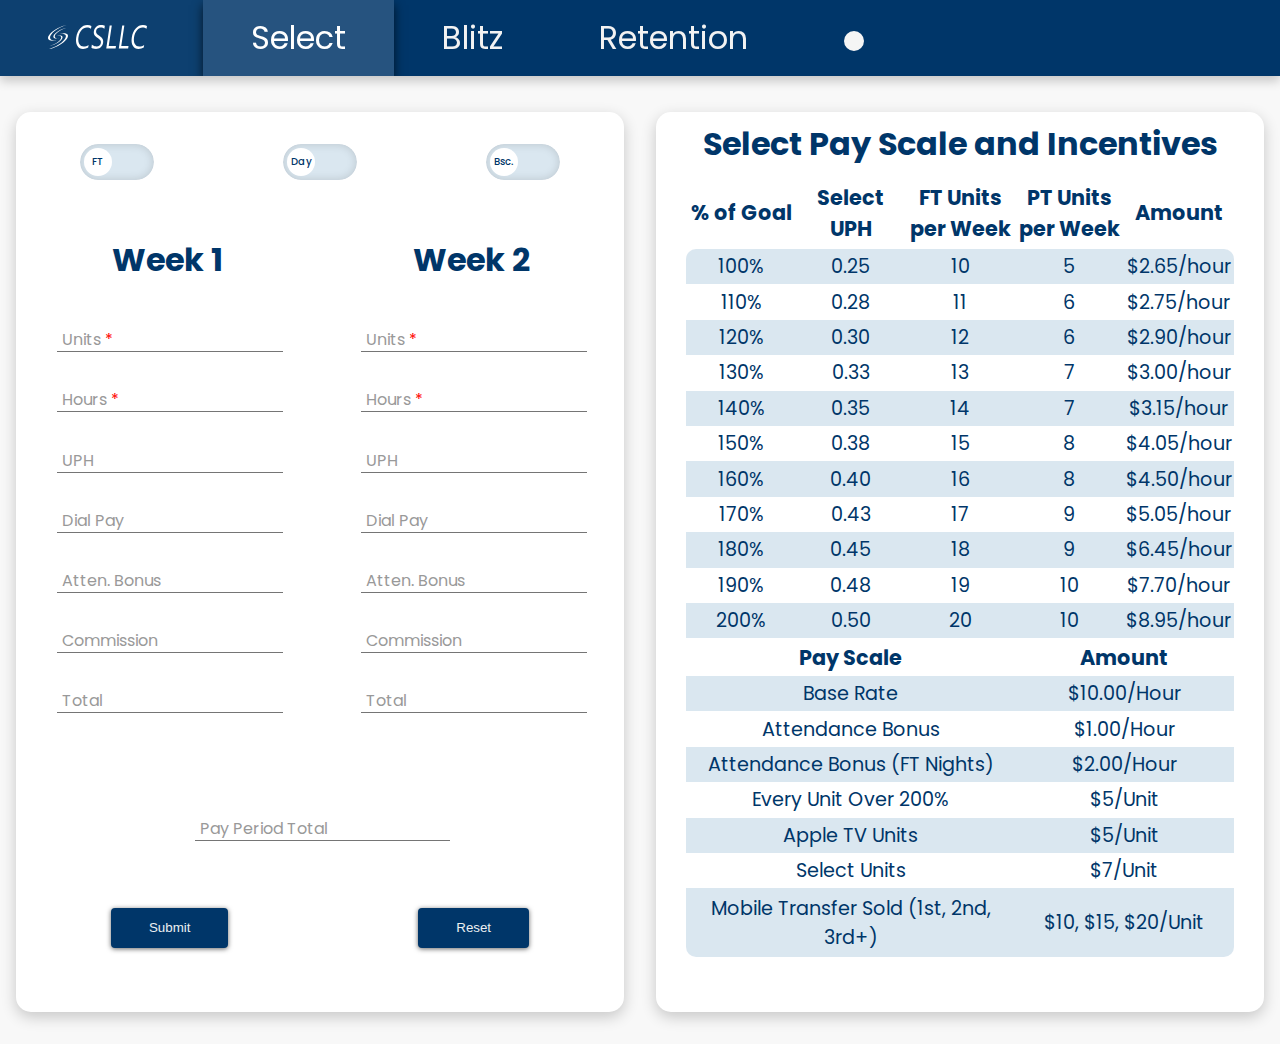
<file: html/select.html>
<!DOCTYPE html>
<html lang="en">
<head>
    <meta charset="UTF-8">
    <meta name="viewport" content="width=device-width, initial-scale=1.0">
    <link rel="preconnect" href="https://fonts.gstatic.com">
    <link href="https://fonts.googleapis.com/css2?family=Poppins&display=swap" rel="stylesheet">
    <link rel="stylesheet" href="https://cdnjs.cloudflare.com/ajax/libs/font-awesome/4.7.0/css/font-awesome.min.css">
    <link href="../style.css" rel="stylesheet" />
    <title>Paycheck Calculator</title>
</head>
<body>
    <header class="header">
        <nav class="topnav" id="myTopnav">
            <a href="../index.html"><img src="../img/CSLLC_Logo_Mobile.svg" alt="CSLLC"><img src="../img/CSLLC_LogoText.svg" class="logo" alt="CSLLC"></img></a>
            <a href="./select.html" class="active">Select</a>
            <a href="./blitz.html">Blitz</a>
            <a href="./retention.html">Retention</a>
            <a href="javascript:void(0);" class="icon" onclick="campaignSelector()">
                <i class="fa fa-bars"></i>
            </a>
            <a class="theme-btn"><button class="theme themeButton" id="theme-toggle" type="submit"></button></a>
        </nav>
    </header>
    <section>
        <div class="container">
            <div class="card">
                <div class="row">
                    <div class="button r switch scheduleSelector">
                        <input type="checkbox" id="scheduleSelector" class="checkbox">
                        <span class="knobs"></span>
                        <span class="layer"></span>
                    </div>
                    <div class="button r switch 2 shiftSelector">
                        <input type="checkbox" id="shiftSelector" class="checkbox">
                        <span class="knobs"></span>
                        <span class="layer"></span>
                    </div>
                    <div class="button r switch 2 advancedOptions">
                        <input type="checkbox" id="advancedOptions" class="checkbox">
                        <span class="knobs"></span>
                        <span class="layer"></span>
                    </div>
                </div>
                <form class="commission-calc"></form>
                    <div class="container week">
                        <div class="og-rate"></div>
                        <div class="weekcol" id=week1>
                            <h2>Week 1</h2>
                            <div class="form-input">
                                <input type="number" id="units1" autocomplete="off" placeholder=" " required> 
                                <span class="highlight"></span><span class="bar"></span>  
                                <label>Units<span> *</span></label>
                            </div>
                            <div class="form-input hide display-none">
                                <input type="number" id="select1" autocomplete="off" placeholder=" " required>
                                <span class="highlight"></span><span class="bar"></span>
                                <label>Select Units<span> *</span></label>
                            </div>
                            <div class="form-input hide display-none">
                                <input type="number" id="apple1" autocomplete="off" placeholder=" " required>
                                <span class="highlight"></span><span class="bar"></span>
                                <label>Apple TV<span> *</span></label>
                            </div>
                            <div class="form-input">
                                <input type="number" step='0.01' id="hours1" autocomplete="off" placeholder=" " required>
                                <span class="highlight"></span><span class="bar"></span>
                                <label>Hours<span> *</span></label> 
                            </div>
                            <div class="form-input">
                                <input type="text" id="uph1" autocomplete="off" placeholder=" " readonly>
                                <span class="highlight"></span><span class="bar"></span>           
                                <label>UPH</label>
                            </div>
                            <div class="form-input hide display-none">
                                <input type="text" id="hourlyRate1"  autocomplete="off" placeholder=" " readonly>
                                <span class="highlight"></span><span class="bar"></span>
                                <label>Hourly Rate</label>
                            </div>
                            <div class="form-input">
                                <input type="text" id="dialPay1" autocomplete="off" placeholder=" " readonly>
                                <span class="highlight"></span><span class="bar"></span>
                                <label>Dial Pay</label>
                            </div>
                            <div class="form-input">
                                <input type="text" id="attendanceBonus1" autocomplete="off" placeholder=" " readonly>
                                <span class="highlight"></span><span class="bar"></span>
                                <label>Atten. Bonus</label>
                            </div>
                            <div class="form-input">
                                <input type="text" id="commission1" autocomplete="off" placeholder=" " readonly>
                                <span class="highlight"></span><span class="bar"></span>
                                <label>Commission</label>
                            </div>
                            <div class="form-input">
                                <input type="text" id="total1" autocomplete="off" placeholder=" " readonly>
                                <span class="highlight"></span><span class="bar"></span>
                                <label>Total</label>
                            </div>
                        </div>    
                        <div class="weekcol" id=week2>
                            <h2>Week 2</h2>
                            <div class="form-input">
                                <input type="number" id="units2" autocomplete="off" placeholder=" " required> 
                                <span class="highlight"></span><span class="bar"></span>  
                                <label>Units<span> *</span></label>
                            </div>
                            <div class="form-input hide display-none">
                                <input type="number" id="select2" autocomplete="off" placeholder=" " required>
                                <span class="highlight"></span><span class="bar"></span>
                                <label>Select Units<span> *</span></label>
                            </div>
                            <div class="form-input hide display-none">
                                <input type="number" id="apple2" autocomplete="off" placeholder=" " required>
                                <span class="highlight"></span><span class="bar"></span>
                                <label>Apple TV<span> *</span></label>
                            </div>
                            <div class="form-input">
                                <input type="number" step='0.01' id="hours2" autocomplete="off" placeholder=" " required>
                                <span class="highlight"></span><span class="bar"></span>
                                <label>Hours<span> *</span></label> 
                            </div>
                            <div class="form-input">
                                <input type="text" id="uph2" autocomplete="off" placeholder=" " readonly>
                                <span class="highlight"></span><span class="bar"></span>           
                                <label>UPH</label>
                            </div>
                            <div class="form-input hide display-none">
                                <input type="text" id="hourlyRate2"  autocomplete="off" placeholder=" " readonly>
                                <span class="highlight"></span><span class="bar"></span>
                                <label>Hourly Rate</label>
                            </div>
                            <div class="form-input">
                                <input type="text" id="dialPay2" autocomplete="off" placeholder=" " readonly>
                                <span class="highlight"></span><span class="bar"></span>
                                <label>Dial Pay</label>
                            </div>
                            <div class="form-input">
                                <input type="text" id="attendanceBonus2" autocomplete="off" placeholder=" " readonly>
                                <span class="highlight"></span><span class="bar"></span>
                                <label>Atten. Bonus</label>
                            </div>
                            <div class="form-input">
                                <input type="text" id="commission2" autocomplete="off" placeholder=" " readonly>
                                <span class="highlight"></span><span class="bar"></span>
                                <label>Commission</label>
                            </div>
                            <div class="form-input">
                                <input type="text" id="total2" autocomplete="off" placeholder=" " readonly>
                                <span class="highlight"></span><span class="bar"></span>
                                <label>Total</label>
                            </div>
                        </div>
                        <div class="row payperiod">    
                            <div class="form-input">
                                <input type="text" id="payPeriodTotal" autocomplete="off" placeholder=" " readonly>
                                <span class="highlight"></span><span class="bar"></span>
                                <label>Pay Period Total</label>
                            </div>
                        </div>
                        <div class="row buttonpadding">
                            <button class="calc-button submit" type="button" onclick="calculate()">
                            <span>Submit</span></button>
                            <button class="calc-button reset" type="reset">
                            <span>Reset</span></button>
                        </div>
                    </div> 
                </form>
            </div>
            <div class="card">
                <div class="container table">
                    <h2>Select Pay Scale and Incentives</h2>
                    <table id="tableSelect">
                        <tr><th>% of Goal</th><th>Select UPH</th><th>FT Units per Week</th><th>PT Units per Week</th><th>Amount</th></tr>
                        <tr><td>100%</td><td>0.25</td><td>10</td><td>5</td><td>$2.65/hour</td></tr>
                        <tr><td>110%</td><td>0.28</td><td>11</td><td>6</td><td>$2.75/hour</td></tr>
                        <tr><td>120%</td><td>0.30</td><td>12</td><td>6</td><td>$2.90/hour</td></tr>
                        <tr><td>130%</td><td>0.33</td><td>13</td><td>7</td><td>$3.00/hour</td></tr>
                        <tr><td>140%</td><td>0.35</td><td>14</td><td>7</td><td>$3.15/hour</td></tr>
                        <tr><td>150%</td><td>0.38</td><td>15</td><td>8</td><td>$4.05/hour</td></tr>
                        <tr><td>160%</td><td>0.40</td><td>16</td><td>8</td><td>$4.50/hour</td></tr>
                        <tr><td>170%</td><td>0.43</td><td>17</td><td>9</td><td>$5.05/hour</td></tr>
                        <tr><td>180%</td><td>0.45</td><td>18</td><td>9</td><td>$6.45/hour</td></tr>
                        <tr><td>190%</td><td>0.48</td><td>19</td><td>10</td><td>$7.70/hour</td></tr>
                        <tr><td>200%</td><td>0.50</td><td>20</td><td>10</td><td>$8.95/hour</td></tr>
                        <tr><th colspan="3">Pay Scale</th><th colspan="2">Amount</th></tr>
                        <tr><td colspan="3">Base Rate</td><td colspan="2">$10.00/Hour</td></tr>              
                        <tr><td colspan="3">Attendance Bonus</td><td colspan="2">$1.00/Hour</td></tr>
                        <tr><td colspan="3">Attendance Bonus (FT Nights)</td><td colspan="2">$2.00/Hour</td></tr>
                        <tr><td colspan="3">Every Unit Over 200%</td><td colspan="2">$5/Unit</td></tr>
                        <tr><td colspan="3">Apple TV Units</td><td colspan="2">$5/Unit</td></tr>
                        <tr><td colspan="3">Select Units</td><td colspan="2">$7/Unit</td></tr>
                        <tr><td colspan="3">Mobile Transfer Sold (1st, 2nd, 3rd+)</td><td colspan="2">$10, $15, $20/Unit</td></tr>
                    </table>
                </div>
            </div>
        </div>
    </section>
    <script src="../app.js"></script>
    <script src="../js/select.js"></script>
</body>
</html>
</file>
<file: style.css>
:root {
  --light-bg: #292929;
  --dark-bg: #1b1b1b;
  --light-text: white;
  --dark-text: whitesmoke;
  --light-hover: rgba(255, 255, 255, 0.10);
}

body {
  margin: 0;
  font-family: 'Poppins', sans-serif;
  background-color: #f8f8f8;
}
 
/* Styling for website navbar */
.topnav {
  position: fixed;
  width: 100%;
  background-color: rgb(0, 54, 105);
  box-shadow: 0px 5px 10px rgba(0, 0, 0, .2);
  overflow: hidden;
  z-index: 999;
}

.topnav img{
  position: relative;
  height: 1.5rem;
}

.topnav img:nth-child(2){
  padding: 0rem 0.5rem;
}

.topnav a {
  position: relative;
  float: left;
  display: block;
  color: #f2f2f2;
  text-align: center;
  padding: 0.875rem 3rem;
  text-decoration: none;
  font-size: 2rem;
}

.topnav a:hover:not(:last-child) {
  background-color: rgba(255, 255, 255, 0.05);
  color: white;
}

.topnav a.active {
  background-color: rgba(255, 255, 255, 0.15);
  color: white;
  box-shadow: 0px 5px 10px rgba(0, 0, 0, 0.65);
}

.topnav .icon {
  display: none;
}

.themeButton {
  all: unset;
  border-radius: 50%;
  height: 1rem;
  width: 1rem;
  border: solid 2px whitesmoke;
  background-color:whitesmoke;
  cursor: pointer;
  transition: 0.2s ease-in-out;
}

.themeButton:hover {
  background-color: transparent;
}

.themeButton.dark-theme{
  border-color: whitesmoke;
  background-color: transparent;
}

.themeButton.dark-theme:hover {
  background-color: whitesmoke;
}

.resize {
  display: none;
}

section {
  position: relative;
  top: 5rem;
}

/* Styling for content cards */
.container {
  position: relative;
  display: flex;
  flex-wrap: wrap;
  justify-content: center;
  color:  rgb(0, 54, 105);
}

.card {
  position: relative;
  flex: 1 0 325px;
  padding-bottom: 2em;
  margin: 2em 1em;
  border-radius: 15px;
  background-color: rgb(255, 255, 255);
  box-shadow: 0px 5px 15px rgba(0, 0, 0, 0.2);
}

.card.fill {
  position: absolute;
  top: 5rem;
  height: 70vh;
  width: 70vw;
}

.landing-page {
  
  flex-direction: column;
  align-items: center;
  text-align: center;
}

.landing-page h1 {
  margin: 6rem 2rem 3rem 2rem;
  padding: 0;
  font-size: 5rem;
}

.landing-page h2 {
  margin: 0rem 2rem 2rem 2rem;
  padding: 0;
  font-size: 4rem;
  font-weight: 400;
  color: rgb(64, 106, 145);
}

.landing-page h3 {
  position: relative;
  top: 1rem;
  margin: 0rem 2rem 0rem 2rem;
  padding: 0;
  font-size: 1.5rem;
  color: rgb(64, 106, 145);
}
.landing-page li {
  position: relative;
  top: 1rem;
  margin: 0 0 1rem 0;
  padding: 0;
  text-align: left;
  font-size: 1rem;
  color: rgb(64, 106, 145);
}

a svg {
  display: inline-block;
  margin: 0rem 7rem 0 7rem;
  padding:0;
  height: 3rem;
  width: 3rem;
  fill: rgb(0, 54, 105);
}

a svg:hover {
  fill: rgb(61, 115, 165);
  transform: scale(1.1);
}

.container.icons h3 {
  margin-bottom:1.2rem;
  padding: 0;
  font-size: 1.2;
  font-weight: 400;
}

.row {
  position: relative;
  display: flex;
  flex-wrap: wrap;
  justify-content: space-around;
  width: 100%;
  margin: 0 auto;
  padding: 0em 0em 5em 0em;
}

.og-rate, .buttonpadding {
  padding: 0;
}
 .payperiod {
  content: "";
  padding: 2em 0em 0em 0em;
}

/* Styling for buttons on forms */
.switch {
  position: relative;
  margin: 0 auto;
  top: 2em;
  width: 74px;
  height: 36px;
  margin: 0 auto 0 auto;
  overflow: hidden;
}

.button.r, .button.r .layer {
  border-radius: 100px;
}

.knobs, .layer {
  position: absolute;
  top: 0;
  right: 0;
  bottom: 0;
  left: 0;
}

.knobs {
  z-index: 2;
}

.layer {
  width: 100%;
  background-color: #01589b25;
  box-shadow: inset 0px 0px 10px rgba(0, 0, 0, 0.15);
  transition: 0.3s ease all;
  z-index: 1;
}

.checkbox {
  position: relative;
  width: 100%;
  height: 100%;
  padding: 0;
  margin: 0;
  opacity: 0;
  cursor: pointer;
  z-index: 3;
}

.switch .knobs:before {
  position: absolute;
  top: 4px;
  left: 4px;
  width: 20px;
  height: 10px;
  color: rgb(0, 54, 105);
  font-size: 10px;
  font-weight: 500;
  text-align: center;
  line-height: 1;
  padding: 9px 4px;
  background-color:white;
  border-radius: 50%;
  transition: 0.3s cubic-bezier(0.18, 0.89, 0.35, 1.15) all;
}

.switch:hover .layer {
  background-color: #01589b4f;
}

.switch:hover .checkbox:checked ~ .layer {
  background-color: #01589bcc;
}

.switch .checkbox:checked + .knobs:before {
  color:  rgb(0, 54, 105);
  left: 42px;
  background-color:white;
}

.switch .checkbox:checked ~ .layer {
  background-color: rgb(0, 54, 105);
}

.switch .knobs, .switch .knobs:before, .switch .layer {
  transition: 0.3s ease all;
}

.switch.scheduleSelector .knobs:before{
  content: 'FT';
}

.switch.scheduleSelector .checkbox:checked + .knobs:before {
  content: 'PT';
}

.switch.shiftSelector .knobs:before{
  content: 'Day';
}

.switch.shiftSelector .checkbox:checked + .knobs:before {
  content: 'Nite';
}

.switch.advancedOptions .knobs:before{
  content: 'Bsc.';
}

.switch.advancedOptions .checkbox:checked + .knobs:before {
  content: 'Adv.';
}

/* Styling form for calculators */
.container.week {
  display: flex;
}

.weekcol {
  width:48%;
  margin: 0 auto;
}

h2 {
  font-size: 2rem;
  margin: 0;
  padding: 0.5rem;
  text-align: center;
}

.display-none {
  display: none;
}

.form-input { 
  position:relative; 
  margin: 2.2rem
}

input {
  position: relative;
  display:block;
  width: 100%;
  border:none;
  border-bottom:1px solid #757575;
  background-color:inherit;
  color: inherit;
  text-align: center;
  font-size:1.2rem;

}

input:focus {
  outline:none;
}

/* Animations for the labels on form inputs */

label {
  position:absolute;
  left:0.3125rem;
  top:0px;
  color:#999; 
  font-size:1rem;
  font-weight:normal;
  pointer-events:none;
  transition:0.15s ease-in-out; 
  -moz-transition:0.15s ease-in-out; 
  -webkit-transition:0.15s ease-in-out;
}

input:focus ~ label,
input:hover ~ label, 
input:valid ~ label,
input:not(:placeholder-shown) ~ label {
  top:-1.25rem;
  left:0.3125rem;
  font-size:0.5rem;
  color: #01579b;
}

label span {
  color:red;
}

input:valid ~ label span {
  display: none;
}

/* Bottom bars for the form inputs*/
.bar { 
  position:relative; 
  display:block; 
  width: 101%; 
}

.bar:before, .bar:after {
  content:'';
  height:2px; 
  width:0;
  bottom:1px; 
  position:absolute;
  background: #01579b; 
  transition:0.2s ease-in-out; 
  -moz-transition:0.2s ease-in-out; 
  -webkit-transition:0.2s ease-in-out;
}

.bar:before {
  left:50%;
}

.bar:after {
  right:50%; 
}

/* Active state For inputs */
input:focus ~ .bar:before, 
input:focus ~ .bar:after {
  width:50%;
}

/* Highlighter animation for the form inputs */
.highlight {
  position: absolute;
  top: -80%; 
  height: 175%; 
  width: 100%; 
  pointer-events: none;
}

input:hover ~ .highlight {
  -webkit-animation:inputHighlighter .5s ease-in-out;
  -moz-animation:inputHighlighter .5s ease-in-out;
  animation:inputHighlighter .5s ease;
} 

@-webkit-keyframes inputHighlighter {
  from { background: #01589b25; }
  to  { width:0; background:transparent; }
}
@-moz-keyframes inputHighlighter {
  from { background: #01589b25; }
  to  { width:0; background:transparent; }
}
@keyframes inputHighlighter {
  from { background:#01589b25; }
  to  { width:0; background:transparent; }
}

/* styling for buttons associated with the calculator forms */
.calc-button {
  position: relative;
  display: block;
  height: 3em;
  margin: 2rem auto;
  overflow: hidden;
  border-width: 0;
  outline: none;
  border-radius: 4px;
  box-shadow: 0 1px 5px rgba(0, 0, 0, .6);
  background-color:rgb(0, 54, 105);
  color: #ecf0f1;
  transition: background-color .3s;
}

.calc-button:hover, .calc-button:focus {
  cursor: pointer;
  background-color: rgb(48, 94, 136);
  box-shadow: none;
}

.calc-button > * {
  position: relative;
}

.calc-button span {
  padding: 1rem 2rem;
}

.calc-button:before {
  content: "";
  position: absolute;
  top: 50%;
  left: 50%;
  display: block;
  width: 0;
  padding-top: 0;
  border-radius: 100%;
  background-color: rgba(236, 240, 241, .3);
      -webkit-transform: translate(-50%, -50%);
      -moz-transform: translate(-50%, -50%);
      -ms-transform: translate(-50%, -50%);
      -o-transform: translate(-50%, -50%);
      transform: translate(-50%, -50%);
}

.calc-button:active:before {
  width: 120%;
  padding-top: 120%;
  transition: width .1s ease-out, padding-top .1s ease-out;
}

/* Styling parameters for tables across the site*/
.container.table {
  height: 90%;
}

table {
  position: relative;
  border-collapse: collapse;
  height: 100%;
  width: 90%;
  text-align: center;
}

th {
  width: 20%;
  font-size: 1.3rem;
}

td {
  font-size: 1.2rem;
}

td p {
  display: inline;
  font-weight: bold;
}

td ul {
  margin: 0;
  padding: 0;
  list-style: none;
}
td li {
  text-align: left;
  font-size: 1rem;
  padding: .5rem;
}

table tr:nth-child(even) {
  background-color: #01589b25;
}

table tr:last-child td:first-child {
  border-bottom-left-radius: 10px;
}

table tr:last-child td:last-child {
  border-bottom-right-radius: 10px;
}

table tr:nth-child(2) td:first-child {
  border-top-left-radius: 10px;
}

table tr:nth-child(2) td:last-child {
  border-top-right-radius: 10px;
}

@media screen and (max-width: 1024px) {

section {
  top: 3rem;
}

.topnav a {
  font-size: 1.5rem;
}

.topnav img {
  position: relative;
  top: .5rem;
  height:1.7rem;
}
  
.landing-page h1 {
  margin: 6rem 0rem 0rem 0;
  font-size: 4rem;
}

.landing-page h2 {
  margin: 0rem 0rem 0rem 0;
  font-size: 2.5rem;
}

th {
  font-size: 1.2rem;
  padding: 1rem 0.25rem 0rem 0.25rem;
}

td {
  padding: .25;
  font-size: 1rem;
}

}
  
/* Responsive selectors for mobile styling */
@media screen and (max-width: 600px) {
/* When the screen is less than 600 pixels wide, hide all links, except for the first one ("Home"). Show the link that contains should open and close the topnav (.icon) */
  .topnav a:not(:first-child) {display: none;}
  .topnav a.icon,
  .topnav a.theme-btn {
    float: right;
    display: block;
  }

  /* The "responsive" class is added to the topnav with JavaScript when the user clicks on the icon. This class makes the topnav look good on small screens (display the links vertically instead of horizontally) */
  .topnav.toggle {position: fixed;}
  .topnav.toggle a.icon {
    position: fixed;
    right: 0;
    top: 0;
  }

  .topnav a.theme-btn {
    position: fixed;
    right: 6rem;
    top: 0;
  }

  .topnav a.icon:hover,
  .topnav a.theme-btn:hover {
    background-color: transparent;
  }

  .topnav.toggle a {
    float: none;
    display: block;
    text-align: left;
  }

  .themeButton {
    right: 8rem;
  }

  .card.fill {
    position: absolute;
    top: 1rem;
    height: 80vh;
    width: 93vw;
  }

  .landing-page h1 {
    margin: 2rem 1rem 0rem 1rem;
    font-size: 2rem;
  }
  
  .landing-page h2 {
    margin: 1rem 1rem;
    font-size: 1.5rem;
  }

  .landing-page h3 {
    padding: 0 1rem;
    font-size: 1rem;
  }

  .landing-page li {
    padding: 0 1rem;
    font-size: 0.8rem;
  }
  
  a svg {
    margin: 0rem 2.8rem 0 2.8rem;
    padding:0;
    width: 2rem;
    fill: rgb(0, 54, 105);
  }
  
  a svg:hover {
    fill: rgb(61, 115, 165);
    transform: scale(1.1);
  }

  div.select.icon,
  div.blitz.icon,
  div.retention.icon {
  width: 30%;
}

}

body.dark-theme {
  color: var(--dark-text);
  background: var(--light-bg);
}

body.dark-theme .topnav {
  background: var(--dark-bg);
}


body.dark-theme .card {
  color: var(--dark-text);
  background: var(--dark-bg);
}

body.dark-theme .container h1, 
body.dark-theme .container h3 {
  color: var(--light-text);
  font-weight: bold;
}

body.dark-theme .container h2,
body.dark-theme .container li, 
body.dark-theme .container table,
body.dark-theme .container input {
  color: var(--dark-text);
}

body.dark-theme a svg {
  fill: var(--dark-text);
}

body.dark-theme a svg:hover {
  fill: var(--light-text);
}

body.dark-theme .layer {
  background-color: var(--light-bg);
}

body.dark-theme .switch .knobs:before {
  color: var(--light-bg);
  background-color:var(--dark-text)
}

body.dark-theme .switch:hover .layer {
  background-color:var(--light-hover);
}

body.dark-theme .switch:hover .checkbox:checked ~ .layer {
  background-color: var(--light-hover);
}

body.dark-theme .switch .checkbox:checked + .knobs:before {
  color: var(--light-bg);
  background-color:var(--dark-text)
}

body.dark-theme .switch .checkbox:checked ~ .layer {
  background-color: rgb(12, 12, 12);
}

body.dark-theme .calc-button {
  background-color: var(--light-bg);
  color: var(--dark-text);

}

body.dark-theme .calc-button:hover, .calc-button:focus {
  background-color: var(--light-hover);
}

body.dark-theme input:focus ~ label,
body.dark-theme input:hover ~ label, 
body.dark-theme input:valid ~ label,
body.dark-theme input:not(:placeholder-shown) ~ label {
color: var(--light-text);
}


body.dark-theme .bar:before, 
body.dark-theme .bar:after {
background: var(--dark-text); 
}

body.dark-theme input:hover ~ .highlight {
  -webkit-animation:darkInputHighlighter .5s ease-in-out;
  -moz-animation:darkInputHighlighter .5s ease-in-out;
  animation:darkInputHighlighter .5s ease;
} 
@-webkit-keyframes darkInputHighlighter {
from { background:var(--light-bg); }
to  { width:0; background:transparent; }
}
@-moz-keyframes darkInputHighlighter {
from { background: var(--light-bg);  }
to  { width:0; background:transparent; }
}
@keyframes darkInputHighlighter {
from { background:var(--light-bg);  }
to  { width:0; background:transparent; }
}

body.dark-theme table tr:nth-child(even) {
  background-color: var(--light-bg);
}
</file>
